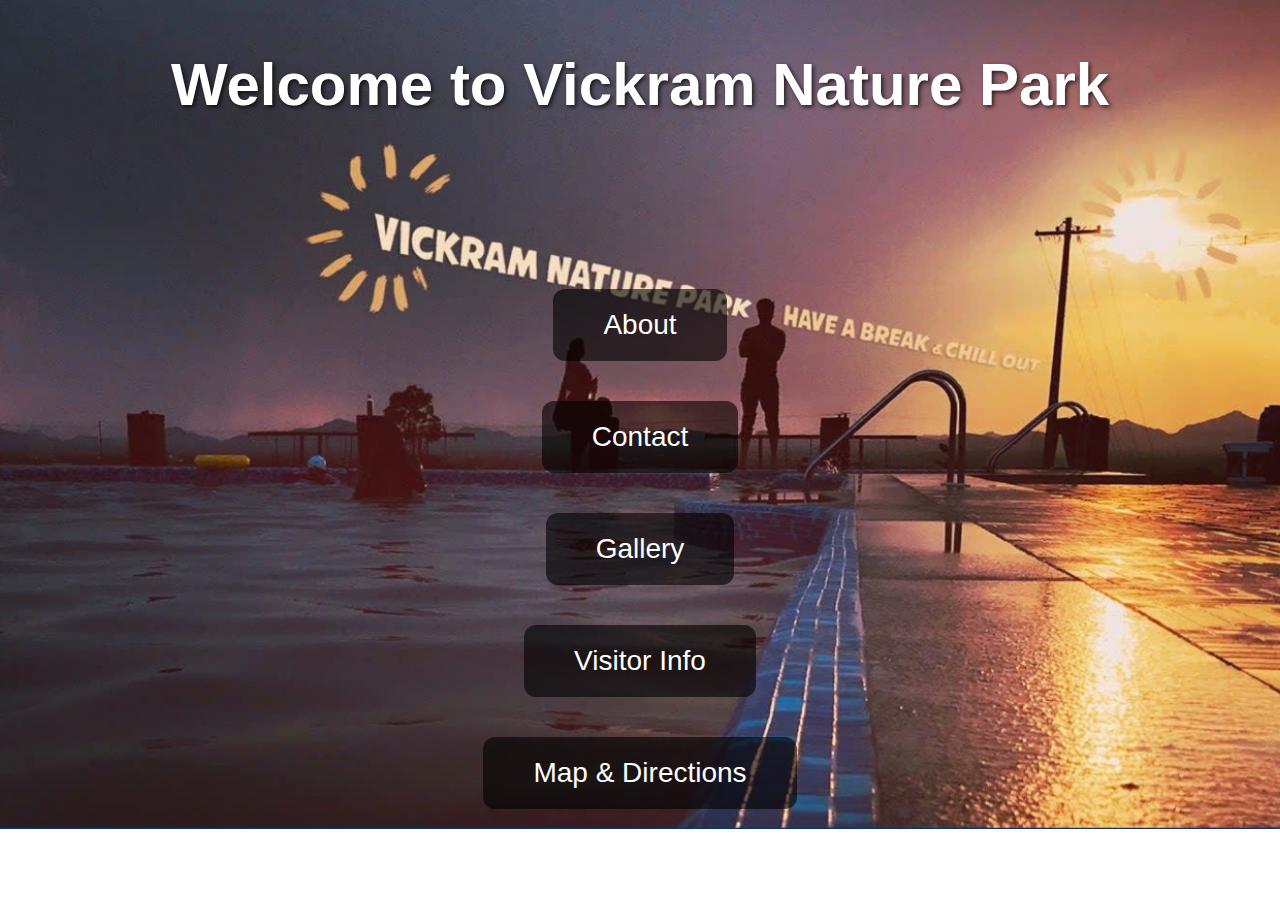
<file: index.html>
<!DOCTYPE html>
<html lang="en">
<head>
    <meta charset="UTF-8">
    <title>Vikram Park</title>
    <link rel="stylesheet" href="style.css">
</head>
<body class="index">
    <h1>Welcome to Vickram Nature Park</h1>
    <div class="buttonContainer">
        <a href="about.html">About</a>
        <a href="contact.html">Contact</a>
        <a href="gallery.html">Gallery</a>
        <a href="visitors.html">Visitor Info</a>
        <a href="map.html">Map & Directions</a>
    </div>
</body>
</html>
</file>
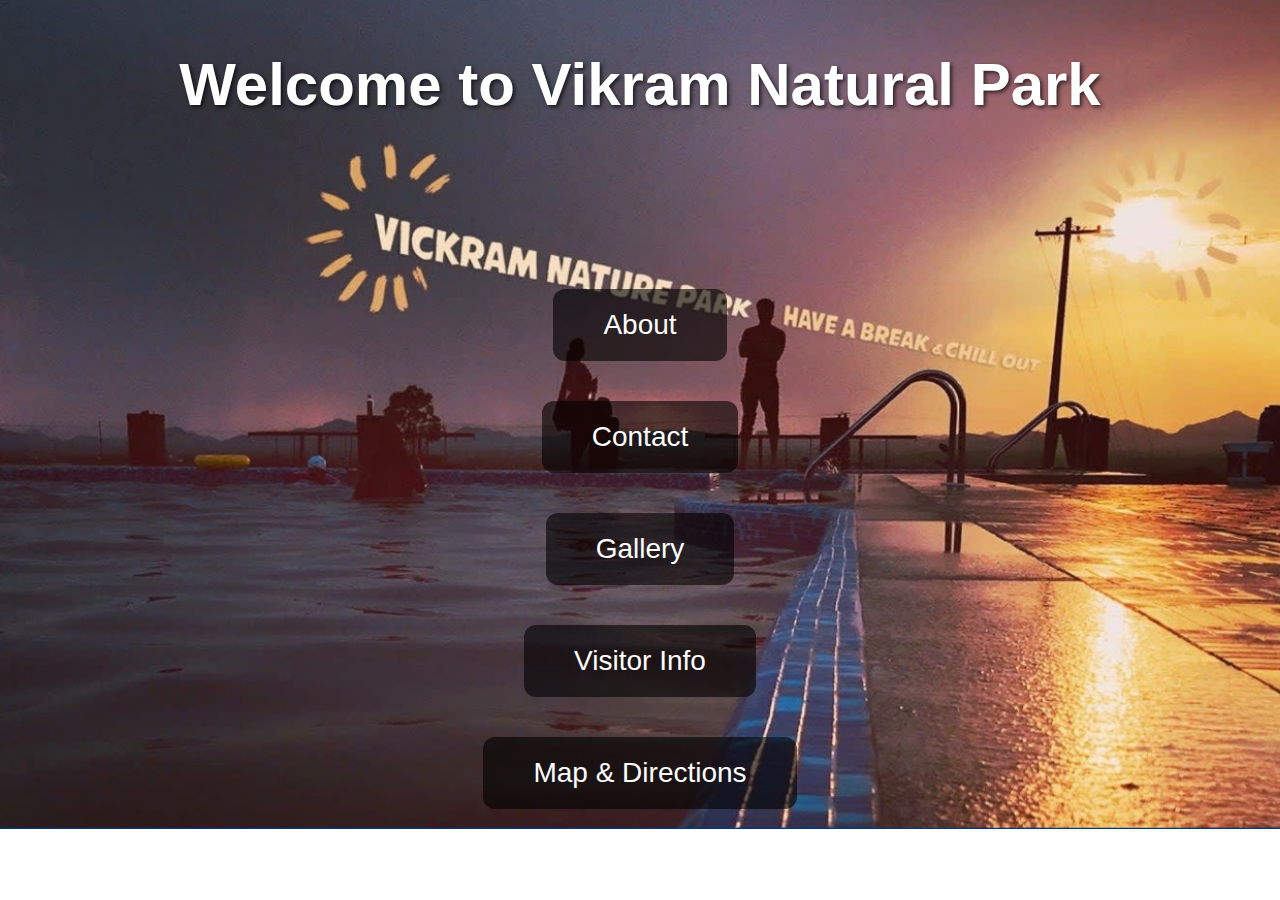
<file: main/index.html>
<!DOCTYPE html>
<html lang="en">
<head>
    <meta charset="UTF-8">
    <title>Vikram Park</title>
    <link rel="stylesheet" href="style.css">
</head>
<body class="index">
    <h1>Welcome to Vikram Natural Park</h1>
    <div class="buttonContainer">
        <a href="about.html">About</a>
        <a href="contact.html">Contact</a>
        <a href="gallery.html">Gallery</a>
        <a href="visitors.html">Visitor Info</a>
        <a href="map.html">Map & Directions</a>
    </div>
</body>
</html>
</file>
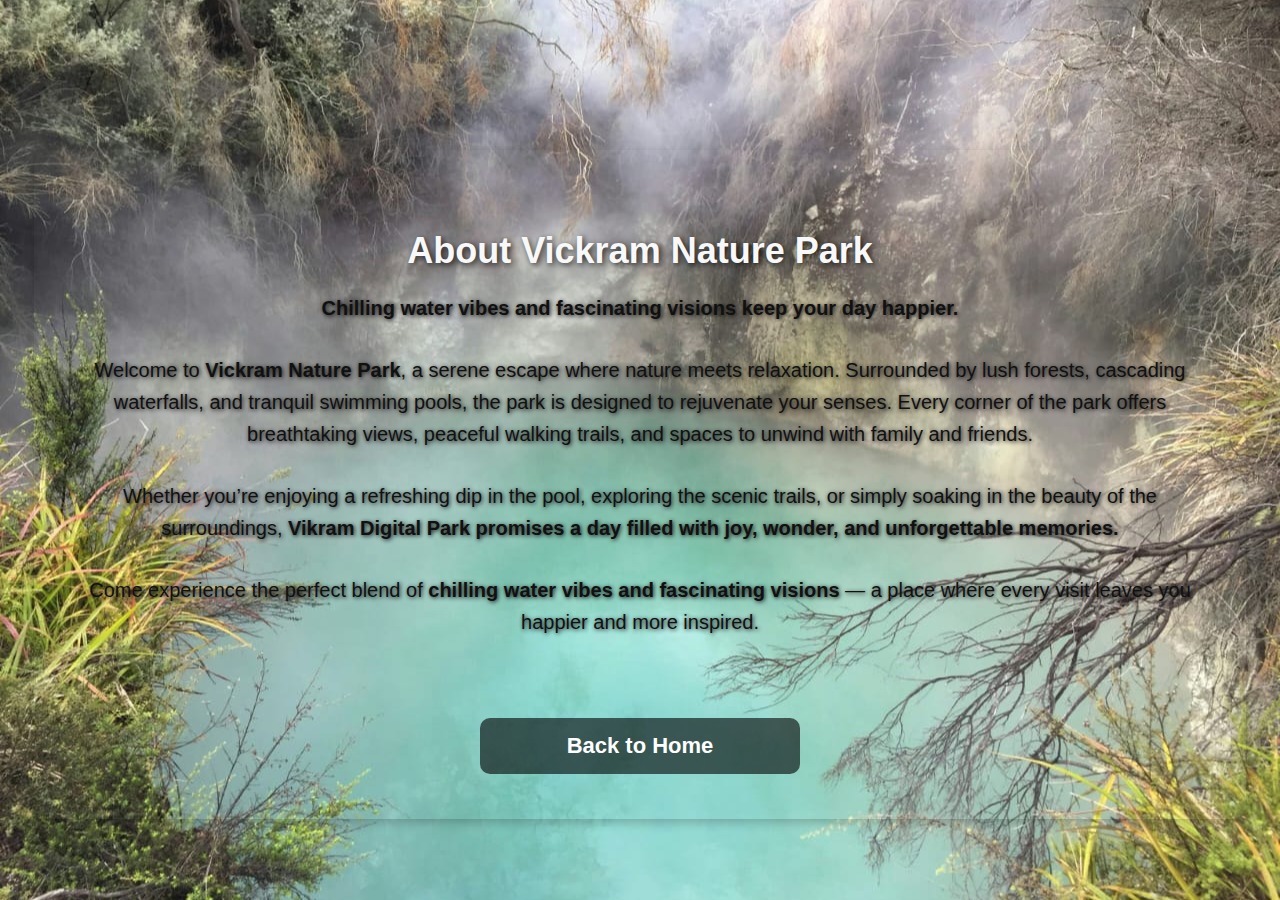
<file: about.html>
<!DOCTYPE html>
<html lang="en">
<head>
    <meta charset="UTF-8">
    <title>About Vickram Nature Park</title>
    <link rel="stylesheet" href="style.css">
</head>
<body class="about">
   <div class="content">
    <h1>About Vickram Nature Park</h1>
    <p><strong>Chilling water vibes and fascinating visions keep your day happier.</strong></p>
    <p>Welcome to <strong>Vickram Nature Park</strong>, a serene escape where nature meets relaxation. Surrounded by lush forests, cascading waterfalls, and tranquil swimming pools, the park is designed to rejuvenate your senses. Every corner of the park offers breathtaking views, peaceful walking trails, and spaces to unwind with family and friends.</p>
    <p>Whether you’re enjoying a refreshing dip in the pool, exploring the scenic trails, or simply soaking in the beauty of the surroundings, <strong>Vikram Digital Park promises a day filled with joy, wonder, and unforgettable memories.</strong></p>
    <p>Come experience the perfect blend of <strong>chilling water vibes and fascinating visions</strong> — a place where every visit leaves you happier and more inspired.</p>
    <a href="index.html" class="backButton">Back to Home</a>
</div>
</body>
</html>
</file>
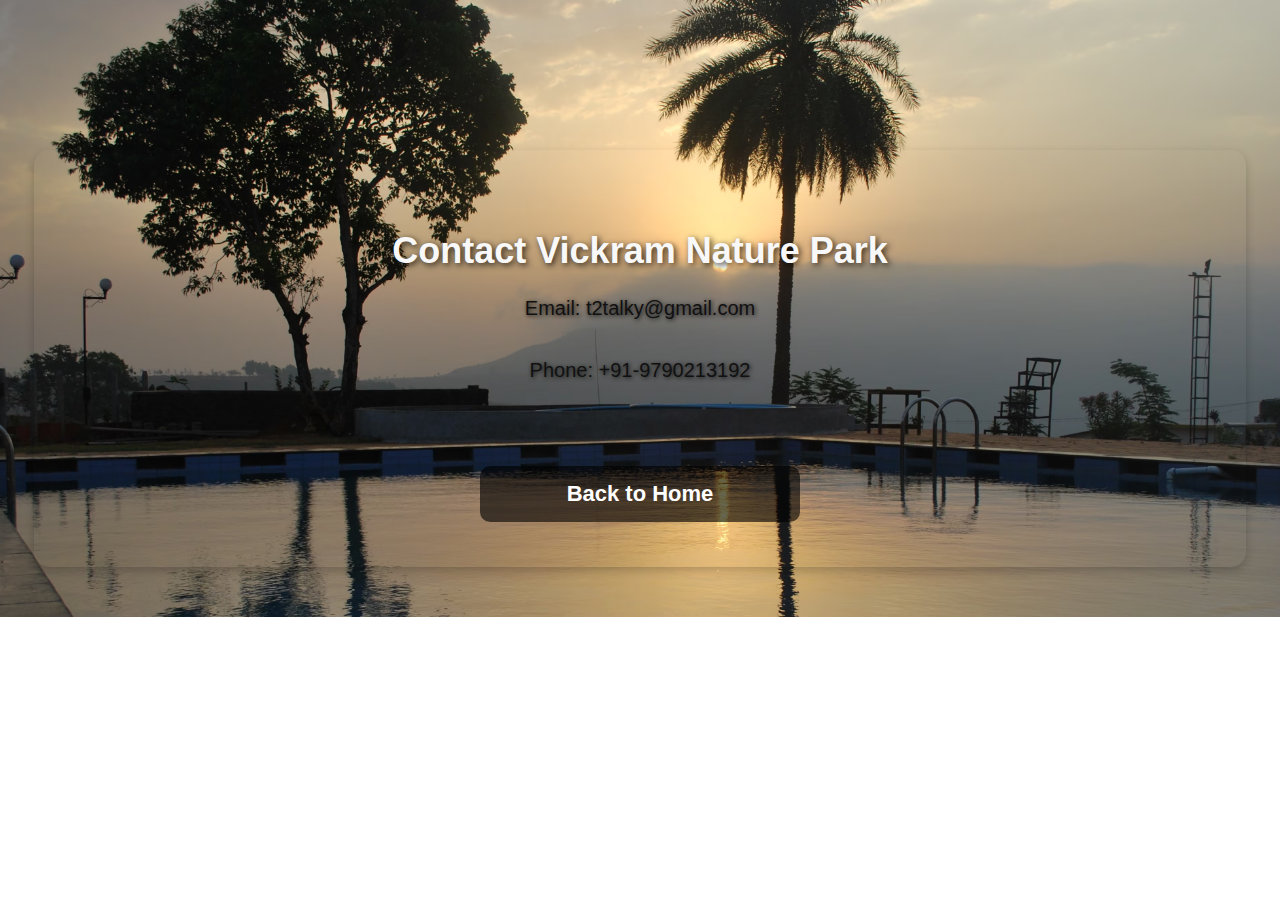
<file: contact.html>
<!DOCTYPE html>
<html lang="en">
<head>
    <meta charset="UTF-8">
    <title>Contact Vickram Nature Park</title>
    <link rel="stylesheet" href="style.css">
</head>
<body class="contact">
    <div class="content">
        <h1>Contact Vickram Nature Park</h1>
        <p>Email: t2talky@gmail.com</p>
        <p>Phone: +91-9790213192</p>
        
        <a href="index.html" class="backButton">Back to Home</a>
    </div>
</body>
</html>
</file>
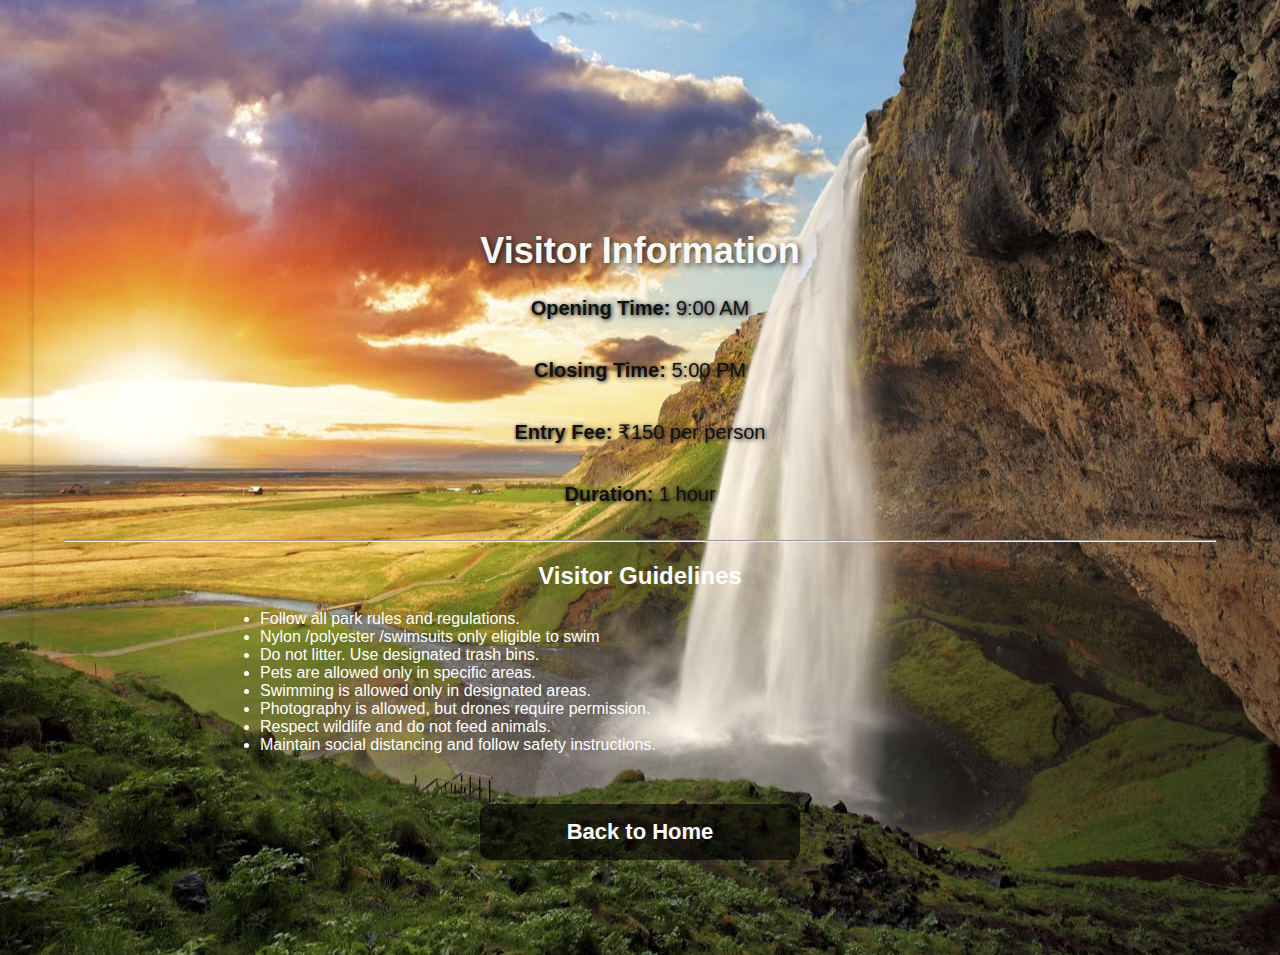
<file: visitors.html>
<!DOCTYPE html>
<html lang="en">
<head>
    <meta charset="UTF-8">
    <title>Visitor Info - Vikram Park</title>
    <link rel="stylesheet" href="style.css">
</head>
<body class="visitors">
   <div class="content">
    <h1>Visitor Information</h1>
    <p><strong>Opening Time:</strong> 9:00 AM</p>
    <p><strong>Closing Time:</strong> 5:00 PM</p>
    <p><strong>Entry Fee:</strong> ₹150 per person</p>
    <p><strong>Duration:</strong> 1 hour</p>
    <hr>
    <h2>Visitor Guidelines</h2>
    <ul style="text-align:left; max-width:800px; margin:0 auto;">
        <li>Follow all park rules and regulations.</li>
        <li>Nylon /polyester /swimsuits only eligible to swim</li>
        <li>Do not litter. Use designated trash bins.</li>
        <li>Pets are allowed only in specific areas.</li>
        <li>Swimming is allowed only in designated areas.</li>
        <li>Photography is allowed, but drones require permission.</li>
        <li>Respect wildlife and do not feed animals.</li>
        <li>Maintain social distancing and follow safety instructions.</li>
     </ul>
     <a href="index.html" class="backButton"> Back to Home</a>
    </div>
</body>
</html>
</file>
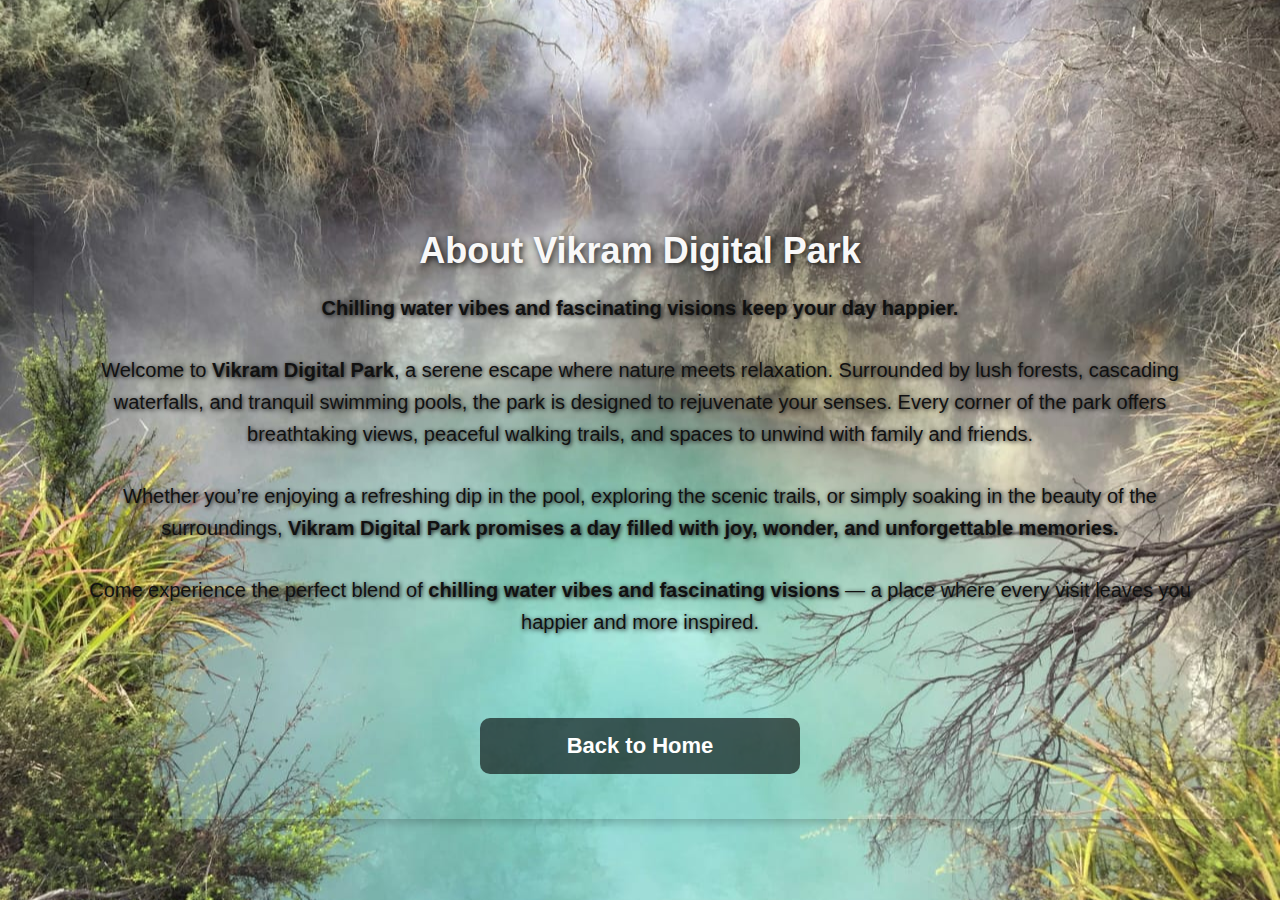
<file: main/about.html>
<!DOCTYPE html>
<html lang="en">
<head>
    <meta charset="UTF-8">
    <title>About Vikram Park</title>
    <link rel="stylesheet" href="style.css">
</head>
<body class="about">
   <div class="content">
    <h1>About Vikram Digital Park</h1>
    <p><strong>Chilling water vibes and fascinating visions keep your day happier.</strong></p>
    <p>Welcome to <strong>Vikram Digital Park</strong>, a serene escape where nature meets relaxation. Surrounded by lush forests, cascading waterfalls, and tranquil swimming pools, the park is designed to rejuvenate your senses. Every corner of the park offers breathtaking views, peaceful walking trails, and spaces to unwind with family and friends.</p>
    <p>Whether you’re enjoying a refreshing dip in the pool, exploring the scenic trails, or simply soaking in the beauty of the surroundings, <strong>Vikram Digital Park promises a day filled with joy, wonder, and unforgettable memories.</strong></p>
    <p>Come experience the perfect blend of <strong>chilling water vibes and fascinating visions</strong> — a place where every visit leaves you happier and more inspired.</p>
    <a href="index.html" class="backButton">Back to Home</a>
</div>
</body>
</html>
</file>
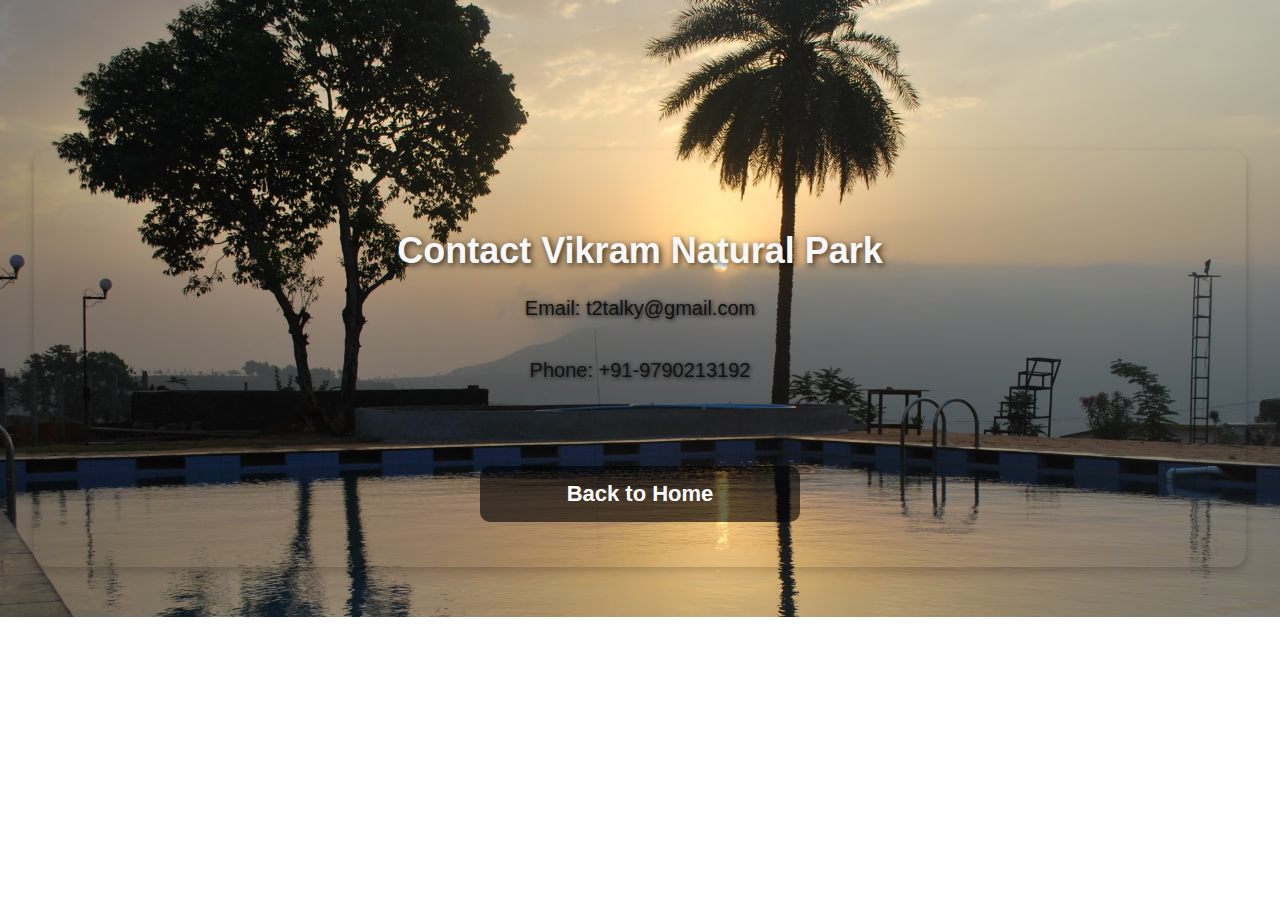
<file: main/contact.html>
<!DOCTYPE html>
<html lang="en">
<head>
    <meta charset="UTF-8">
    <title>Contact Vikram Park</title>
    <link rel="stylesheet" href="style.css">
</head>
<body class="contact">
    <div class="content">
        <h1>Contact Vikram Natural Park</h1>
        <p>Email: t2talky@gmail.com</p>
        <p>Phone: +91-9790213192</p>
        
        <a href="index.html" class="backButton">Back to Home</a>
    </div>
</body>
</html>
</file>
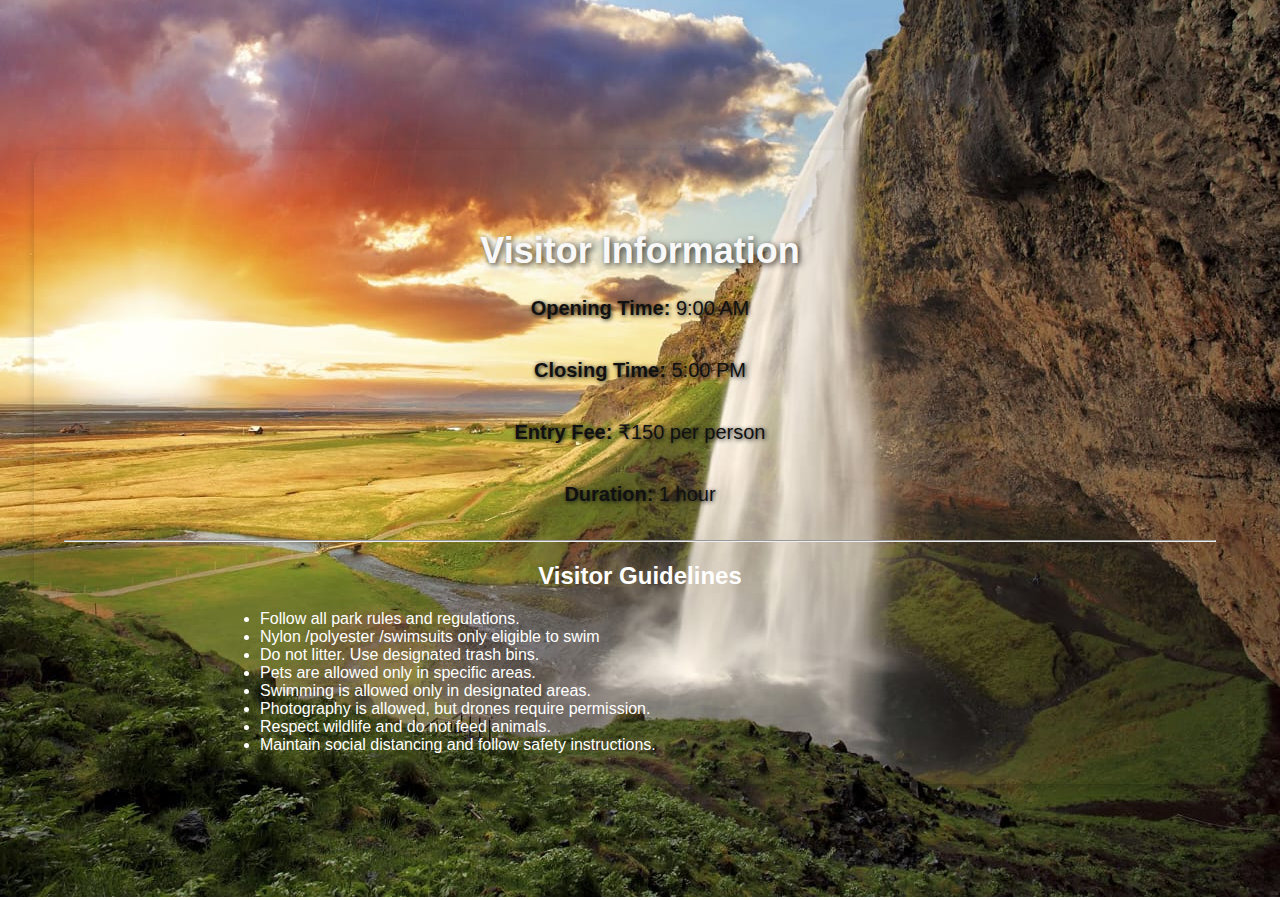
<file: main/visitors.html>
<!DOCTYPE html>
<html lang="en">
<head>
    <meta charset="UTF-8">
    <title>Visitor Info - Vikram Park</title>
    <link rel="stylesheet" href="style.css">
</head>
<body class="visitors">
   <div class="content">
    <h1>Visitor Information</h1>
    <p><strong>Opening Time:</strong> 9:00 AM</p>
    <p><strong>Closing Time:</strong> 5:00 PM</p>
    <p><strong>Entry Fee:</strong> ₹150 per person</p>
    <p><strong>Duration:</strong> 1 hour</p>
    <hr>
    <h2>Visitor Guidelines</h2>
    <ul style="text-align:left; max-width:800px; margin:0 auto;">
        <li>Follow all park rules and regulations.</li>
        <li>Nylon /polyester /swimsuits only eligible to swim</li>
        <li>Do not litter. Use designated trash bins.</li>
        <li>Pets are allowed only in specific areas.</li>
        <li>Swimming is allowed only in designated areas.</li>
        <li>Photography is allowed, but drones require permission.</li>
        <li>Respect wildlife and do not feed animals.</li>
        <li>Maintain social distancing and follow safety instructions.</li>
    </ul>
</div>
</body>
</html>
</file>
<file: style.css>
/* General styles for all pages */
body {
    margin: 0;
    padding: 0;
    font-family: Arial, sans-serif;
    color: white;
    text-align: center;
}

/* Headings */
h1 {
    font-size: 60px; /* Bigger heading */
    font-weight: bold;
    margin-top: 50px;
    text-shadow: 2px 2px 4px rgba(0,0,0,0.7); /* for visibility over background */
}

/* Paragraph content */
p {
    font-size: 22px; /* Slightly smaller than heading */
    margin: 20px;
    line-height: 1.6;
    text-shadow: 1px 1px 3px rgba(0,0,0,0.6); /* improves readability */
}

/* Home page */
body.index {
    background: url("../images/home.jpg") no-repeat center center;
    background-size: cover;
}

.index .buttonContainer {
    display: flex;
    flex-direction: column;  /* One by one vertically */
    align-items: center;
    margin-top: 150px;
}

.index .buttonContainer a {
    display: block;
    margin: 20px 0; /* More spacing */
    padding: 20px 50px; /* Bigger buttons */
    background: rgba(0,0,0,0.6);
    color: white;
    text-decoration: none;
    font-size: 28px; /* Bigger font */
    border-radius: 12px;
    transition: background 0.3s;
}

.index .buttonContainer a:hover {
    background: rgba(0,0,0,0.8);
}

/* About page */
body.about {
    background: url("../images/about1.jpg") no-repeat center center;
    background-size: cover;
}

body.about .content {
    margin-top: 150px;
}

/* Contact page */
body.contact {
    background: url("../images/contact.avif") no-repeat center center;
    background-size: cover;
}

body.contact .content {
    margin-top: 150px;
}

/* Gallery page */
body.gallery {
    background: url("../images/gallary.jpeg") no-repeat center center;
    background-size: cover;
}

body.gallery .content {
    margin-top: 100px;
}

body.gallery img {
    width: 200px;
    height: 150px;
    margin: 10px;
    border-radius: 10px;
}

/* Visitor info page */
body.visitors {
    background: url("../images/visitor.jpg") no-repeat center center;
    background-size: cover;
}

body.visitors .content {
    margin-top: 150px;
    padding: 30px;
}

/* Make the map page fill the entire screen */
body.map {
    margin: 0;
    padding: 0;
    height: 100vh; /* Full viewport height */
}

body.map iframe {
    width: 100%;   /* Full width */
    height: 100vh; /* Full height */
    border: 0;     /* Remove border */
}
/* ---------------------- */
body.home {
    background-image: url("../images/home.jpg");
}

body.about {
    background-image: url("../images/about1.jpg");
}
    body.contact {
    background-image: url("../images/contact.avif");
}

body.gallery {
    background-image: url("../images/gallary.jpeg");
}

body.visitor {
    background-image: url("../images/visitor.jpg");
}

body.map {
    background-image: url("../images/gallary.jpeg");
}

/* ---------------------- */
/* Common content box */
/* ---------------------- */
.content {
    width: 90%;
    max-width: 1200px;
    margin: 50px auto;
    text-align: center;
    padding: 30px;
    /* light overlay */
    border-radius: 15px;
    box-shadow: 0 4px 10px rgba(0,0,0,0.2);
}

/* ---------------------- */
/* Headings */
/* ---------------------- */
.content h1 {
    font-size: 36px;
    font-weight: bold;
    color: #f8f8f8;
    text-shadow: 2px 2px 6px 
    rgba(0,0,0,0.8);
    margin-bottom: 20px;
}

/* Paragraphs */
.content p {
    font-size: 20px;
    color: #111111;
    text-shadow: 1px 1px 4px;
    line-height: 1.6;
    margin-bottom: 30px;
}

/* ---------------------- */
/* General buttons (already in your code) */
button, .button, .backButton {
    display: block;
    width: 250px;
    padding: 15px 20px;
    margin: 15px auto;
    font-size: 18px;
    font-weight: bold;
    color: #fff;
    background-color: #2a6f2c; /* default color */
    border: none;
    border-radius: 8px;
    cursor: pointer;
    text-decoration: none;
    transition: 0.3s;
}

button:hover, .button:hover, .backButton:hover {
    background-color: #1f4d1c;
}

/* ---- Add your individual button colors BELOW this ---- */
.button.about {
    background-color: #2a6f2c; /* dark green */
    color: #fff;
}

.button.contact {
    background-color: #e67e22; /* warm orange */
    color: #fff;
}

.button.gallery {
    background-color: #1f4d8a; /* deep blue */
    color: #fff;
}
/* ---- End of individual button colors ---- */
/* ---------------------- */
/* Gallery image preview styling */
/* ---------------------- */
.gallery-images {
    display: flex;
    flex-wrap: wrap;
    justify-content: center;
    gap: 20px;
}

.gallery-images img {
    width: 250px;
    height: 180px;
    object-fit: cover;
    border-radius: 10px;
    box-shadow: 0 2px 8px rgba(0,0,0,0.2);
}

/* ---------------------- */
/* Upload input styling (Gallery) */
/* ---------------------- */
input[type="file"] {
    display: block;
    margin: 20px auto;
}

/* ---------------------- */
/* Responsive iframe for Map */
/* ---------------------- */
iframe {
    width: 100%;
    max-width: 100%;
    height: 450px;
    border: 0;
    border-radius: 10px;
    margin-bottom: 30px;
}

/* ---------------------- */
/* Mobile adjustments */
/* ---------------------- */
@media (max-width: 768px) {
    .content h1 {
        font-size: 28px;
    }

    .content p {
        font-size: 16px;
    }

    button, .button, .backButton {
        font-size: 16px;
        width: 200px;
        padding: 12px 15px;
    }

    iframe {
        height: 300px;
    }
}

body.map .content {
    margin-top: 100px;
}

/* Back button for all pages */
.backButton {
    display: inline-block;
    margin-top: 50px;
    padding: 15px 35px;
    background: rgba(0,0,0,0.6);
    color: white;
    text-decoration: none;
    font-size: 22px;
    border-radius: 10px;
}

.backButton:hover {
    background: rgba(0,0,0,0.8);
}
/* ----------------------
   Gallery preview grid
   ---------------------- */
.gallery-grid {
    display: grid;
    grid-template-columns: repeat(2, 1fr);
    gap: 10px;
    max-width: 500px;
    margin: 0 auto 30px;
}

.gallery-grid img,
.gallery-more img {
    width: 100%;
    height: 200px;
    object-fit: cover;
    border-radius: 10px;
    cursor: pointer;
    position: relative;
}

/* "+X more" overlay */
.gallery-more {
    position: relative;
    cursor: pointer;
}

.gallery-more .overlay-text {
    position: absolute;
    top: 0;
    left: 0;
    width: 100%;
    height: 100%;
    background: rgba(0,0,0,0.6);
    color: #fff;
    font-size: 36px;
    font-weight: bold;
    display: flex;
    justify-content: center;
    align-items: center;
    border-radius: 10px;
}

/* Zoom popup */
#popup {
    display: none;
    position: fixed;
    z-index: 10000;
    top: 0; left: 0;
    width: 100%; height: 100%;
    background: rgba(0,0,0,0.85);
    justify-content: center;
    align-items: center;
}

#popup img {
    max-width: 90%;
    max-height: 90%;
    border-radius: 10px;
}

/* Full gallery modal */
#fullGalleryModal {
    display: none;
    position: fixed;
    z-index: 10001;
    top: 0; left: 0;
    width: 100%; height: 100%;
    background: rgba(0,0,0,0.9);
    overflow-y: auto;
}

#fullGalleryModal .modal-content {
    position: relative;
    padding: 40px 20px;
}

#closeModal {
    position: absolute;
    top: 20px; right: 30px;
    font-size: 40px;
    font-weight: bold;
    color: #fff;
    cursor: pointer;
}

#fullGalleryModal .gallery-images {
    display: flex;
    flex-wrap: wrap;
    justify-content: center;
    gap: 20px;
    margin-top: 20px;
}

#fullGalleryModal .gallery-images img {
    width: 200px;
    height: 150px;
    object-fit: cover;
    border-radius: 10px;
    cursor: pointer;
}
/* ----------------------
   Gallery preview grid
   ---------------------- */
.gallery-grid {
    display: grid;
    grid-template-columns: repeat(2, 1fr);
    gap: 10px;
    max-width: 500px;
    margin: 0 auto 30px;
}

.gallery-grid img,
.gallery-more img {
    width: 100%;
    height: 200px;
    object-fit: cover;
    border-radius: 10px;
    cursor: pointer;
    position: relative;
}

/* "+X more" overlay */
.gallery-more {
    position: relative;
    cursor: pointer;
}

.gallery-more .overlay-text {
    position: absolute;
    top: 0;
    left: 0;
    width: 100%;
    height: 100%;
    background: rgba(0,0,0,0.6);
    color: #fff;
    font-size: 36px;
    font-weight: bold;
    display: flex;
    justify-content: center;
    align-items: center;
    border-radius: 10px;
}

/* Fullscreen lightbox popup */
#popup {
    display: none;
    position: fixed;
    z-index: 10000;
    top: 0; left: 0;
    width: 100%; height: 100%;
    background: rgba(0,0,0,0.95);
    justify-content: center;
    align-items: center;
    cursor: zoom-out;
}

#popup img {
    width: auto;
    height: auto;
    max-width: 95vw;
    max-height: 95vh;
    box-shadow: 0 0 20px rgba(0,0,0,0.5);
    border-radius: 5px;
}

/* Full gallery modal */
#fullGalleryModal {
    display: none;
    position: fixed;
    z-index: 10001;
    top: 0; left: 0;
    width: 100%; height: 100%;
    background: rgba(0,0,0,0.9);
    overflow-y: auto;
}

#fullGalleryModal .modal-content {
    position: relative;
    padding: 40px 20px;
}

#closeModal {
    position: absolute;
    top: 20px; right: 30px;
    font-size: 40px;
    font-weight: bold;
    color: #fff;
    cursor: pointer;
}

#fullGalleryModal .gallery-images {
    display: flex;
    flex-wrap: wrap;
    justify-content: center;
    gap: 20px;
    margin-top: 20px;
}

#fullGalleryModal .gallery-images img {
    width: 200px;
    height: 150px;
    object-fit: cover;
    border-radius: 10px;
    cursor: pointer;
}

/* ----------------------
   Responsive adjustments
   ---------------------- */
@media (max-width: 768px) {
    .gallery-grid {
        grid-template-columns: 1fr 1fr; /* 2 columns for tablets/phones */
        max-width: 100%;
    }
    #fullGalleryModal .gallery-images img {
        width: 45%; /* 2 images per row on mobile */
        height: auto;
    }
}

@media (max-width: 480px) {
    .gallery-grid {
        grid-template-columns: 1fr; /* single column on small phones */
    }
    #fullGalleryModal .gallery-images img {
        width: 90%;
        height: auto;
    }
}
/* Fullscreen lightbox with arrows */
#popup {
    display: none;
    position: fixed;
    top:0; left:0;
    width:100%; height:100%;
    background: rgba(0,0,0,0.95);
    justify-content: center;
    align-items: center;
    cursor: zoom-out;
    z-index:10000;
}

#popupImg {
    max-width: 95vw;
    max-height: 95vh;
    object-fit: contain;
    border-radius: 5px;
    box-shadow:0 0 20px rgba(0,0,0,0.5);
}

#prevBtn, #nextBtn {
    position: absolute;
    top:50%;
    font-size:50px;
    color:white;
    padding:10px;
    cursor:pointer;
    user-select:none;
    transform: translateY(-50%);
    background: rgba(0,0,0,0.3);
    border-radius:50%;
}

#prevBtn { left:20px; }
#nextBtn { right:20px; }

#prevBtn:hover, #nextBtn:hover {
    background: rgba(0,0,0,0.6);
}
</file>
<file: main/style.css>
/* General styles for all pages */
body {
    margin: 0;
    padding: 0;
    font-family: Arial, sans-serif;
    color: white;
    text-align: center;
}

/* Headings */
h1 {
    font-size: 60px; /* Bigger heading */
    font-weight: bold;
    margin-top: 50px;
    text-shadow: 2px 2px 4px rgba(0,0,0,0.7); /* for visibility over background */
}

/* Paragraph content */
p {
    font-size: 22px; /* Slightly smaller than heading */
    margin: 20px;
    line-height: 1.6;
    text-shadow: 1px 1px 3px rgba(0,0,0,0.6); /* improves readability */
}

/* Home page */
body.index {
    background: url("../images/background/home.jpg") no-repeat center center;
    background-size: cover;
}

.index .buttonContainer {
    display: flex;
    flex-direction: column;  /* One by one vertically */
    align-items: center;
    margin-top: 150px;
}

.index .buttonContainer a {
    display: block;
    margin: 20px 0; /* More spacing */
    padding: 20px 50px; /* Bigger buttons */
    background: rgba(0,0,0,0.6);
    color: white;
    text-decoration: none;
    font-size: 28px; /* Bigger font */
    border-radius: 12px;
    transition: background 0.3s;
}

.index .buttonContainer a:hover {
    background: rgba(0,0,0,0.8);
}

/* About page */
body.about {
    background: url("../images/background/about1.jpg") no-repeat center center;
    background-size: cover;
}

body.about .content {
    margin-top: 150px;
}

/* Contact page */
body.contact {
    background: url("../images/background/contact.avif") no-repeat center center;
    background-size: cover;
}

body.contact .content {
    margin-top: 150px;
}

/* Gallery page */
body.gallery {
    background: url("../images/background/gallary.jpeg") no-repeat center center;
    background-size: cover;
}

body.gallery .content {
    margin-top: 100px;
}

body.gallery img {
    width: 200px;
    height: 150px;
    margin: 10px;
    border-radius: 10px;
}

/* Visitor info page */
body.visitors {
    background: url("../images/background/visitor.jpg") no-repeat center center;
    background-size: cover;
}

body.visitors .content {
    margin-top: 150px;
    padding: 30px;
}

/* Make the map page fill the entire screen */
body.map {
    margin: 0;
    padding: 0;
    height: 100vh; /* Full viewport height */
}

body.map iframe {
    width: 100%;   /* Full width */
    height: 100vh; /* Full height */
    border: 0;     /* Remove border */
}
/* ---------------------- */
body.home {
    background-image: url("../images/background/forest.jpg");
}

body.about {
    background-image: url("../images/background/about1.jpg");
}

body.contact {
    background-image: url("../images/background/contact.avif");
}

body.gallery {
    background-image: url("../images/background/gallary.jpeg");
}

body.visitor {
    background-image: url("../images/background/visitor.jpg");
}

body.map {
    background-image: url("../images/background/river.jpg");
}

/* ---------------------- */
/* Common content box */
/* ---------------------- */
.content {
    width: 90%;
    max-width: 1200px;
    margin: 50px auto;
    text-align: center;
    padding: 30px;
    /* light overlay */
    border-radius: 15px;
    box-shadow: 0 4px 10px rgba(0,0,0,0.2);
}

/* ---------------------- */
/* Headings */
/* ---------------------- */
.content h1 {
    font-size: 36px;
    font-weight: bold;
    color: #f8f8f8;
    text-shadow: 2px 2px 6px 
    rgba(0,0,0,0.8);
    margin-bottom: 20px;
}

/* Paragraphs */
.content p {
    font-size: 20px;
    color: #111111;
    text-shadow: 1px 1px 4px;
    line-height: 1.6;
    margin-bottom: 30px;
}

/* ---------------------- */
/* General buttons (already in your code) */
button, .button, .backButton {
    display: block;
    width: 250px;
    padding: 15px 20px;
    margin: 15px auto;
    font-size: 18px;
    font-weight: bold;
    color: #fff;
    background-color: #2a6f2c; /* default color */
    border: none;
    border-radius: 8px;
    cursor: pointer;
    text-decoration: none;
    transition: 0.3s;
}

button:hover, .button:hover, .backButton:hover {
    background-color: #1f4d1c;
}

/* ---- Add your individual button colors BELOW this ---- */
.button.about {
    background-color: #2a6f2c; /* dark green */
    color: #fff;
}

.button.contact {
    background-color: #e67e22; /* warm orange */
    color: #fff;
}

.button.gallery {
    background-color: #1f4d8a; /* deep blue */
    color: #fff;
}
/* ---- End of individual button colors ---- */
/* ---------------------- */
/* Gallery image preview styling */
/* ---------------------- */
.gallery-images {
    display: flex;
    flex-wrap: wrap;
    justify-content: center;
    gap: 20px;
}

.gallery-images img {
    width: 250px;
    height: 180px;
    object-fit: cover;
    border-radius: 10px;
    box-shadow: 0 2px 8px rgba(0,0,0,0.2);
}

/* ---------------------- */
/* Upload input styling (Gallery) */
/* ---------------------- */
input[type="file"] {
    display: block;
    margin: 20px auto;
}

/* ---------------------- */
/* Responsive iframe for Map */
/* ---------------------- */
iframe {
    width: 100%;
    max-width: 100%;
    height: 450px;
    border: 0;
    border-radius: 10px;
    margin-bottom: 30px;
}

/* ---------------------- */
/* Mobile adjustments */
/* ---------------------- */
@media (max-width: 768px) {
    .content h1 {
        font-size: 28px;
    }

    .content p {
        font-size: 16px;
    }

    button, .button, .backButton {
        font-size: 16px;
        width: 200px;
        padding: 12px 15px;
    }

    iframe {
        height: 300px;
    }
}

body.map .content {
    margin-top: 100px;
}

/* Back button for all pages */
.backButton {
    display: inline-block;
    margin-top: 50px;
    padding: 15px 35px;
    background: rgba(0,0,0,0.6);
    color: white;
    text-decoration: none;
    font-size: 22px;
    border-radius: 10px;
}

.backButton:hover {
    background: rgba(0,0,0,0.8);
}
/* ----------------------
   Gallery preview grid
   ---------------------- */
.gallery-grid {
    display: grid;
    grid-template-columns: repeat(2, 1fr);
    gap: 10px;
    max-width: 500px;
    margin: 0 auto 30px;
}

.gallery-grid img,
.gallery-more img {
    width: 100%;
    height: 200px;
    object-fit: cover;
    border-radius: 10px;
    cursor: pointer;
    position: relative;
}

/* "+X more" overlay */
.gallery-more {
    position: relative;
    cursor: pointer;
}

.gallery-more .overlay-text {
    position: absolute;
    top: 0;
    left: 0;
    width: 100%;
    height: 100%;
    background: rgba(0,0,0,0.6);
    color: #fff;
    font-size: 36px;
    font-weight: bold;
    display: flex;
    justify-content: center;
    align-items: center;
    border-radius: 10px;
}

/* Zoom popup */
#popup {
    display: none;
    position: fixed;
    z-index: 10000;
    top: 0; left: 0;
    width: 100%; height: 100%;
    background: rgba(0,0,0,0.85);
    justify-content: center;
    align-items: center;
}

#popup img {
    max-width: 90%;
    max-height: 90%;
    border-radius: 10px;
}

/* Full gallery modal */
#fullGalleryModal {
    display: none;
    position: fixed;
    z-index: 10001;
    top: 0; left: 0;
    width: 100%; height: 100%;
    background: rgba(0,0,0,0.9);
    overflow-y: auto;
}

#fullGalleryModal .modal-content {
    position: relative;
    padding: 40px 20px;
}

#closeModal {
    position: absolute;
    top: 20px; right: 30px;
    font-size: 40px;
    font-weight: bold;
    color: #fff;
    cursor: pointer;
}

#fullGalleryModal .gallery-images {
    display: flex;
    flex-wrap: wrap;
    justify-content: center;
    gap: 20px;
    margin-top: 20px;
}

#fullGalleryModal .gallery-images img {
    width: 200px;
    height: 150px;
    object-fit: cover;
    border-radius: 10px;
    cursor: pointer;
}
/* ----------------------
   Gallery preview grid
   ---------------------- */
.gallery-grid {
    display: grid;
    grid-template-columns: repeat(2, 1fr);
    gap: 10px;
    max-width: 500px;
    margin: 0 auto 30px;
}

.gallery-grid img,
.gallery-more img {
    width: 100%;
    height: 200px;
    object-fit: cover;
    border-radius: 10px;
    cursor: pointer;
    position: relative;
}

/* "+X more" overlay */
.gallery-more {
    position: relative;
    cursor: pointer;
}

.gallery-more .overlay-text {
    position: absolute;
    top: 0;
    left: 0;
    width: 100%;
    height: 100%;
    background: rgba(0,0,0,0.6);
    color: #fff;
    font-size: 36px;
    font-weight: bold;
    display: flex;
    justify-content: center;
    align-items: center;
    border-radius: 10px;
}

/* Fullscreen lightbox popup */
#popup {
    display: none;
    position: fixed;
    z-index: 10000;
    top: 0; left: 0;
    width: 100%; height: 100%;
    background: rgba(0,0,0,0.95);
    justify-content: center;
    align-items: center;
    cursor: zoom-out;
}

#popup img {
    width: auto;
    height: auto;
    max-width: 95vw;
    max-height: 95vh;
    box-shadow: 0 0 20px rgba(0,0,0,0.5);
    border-radius: 5px;
}

/* Full gallery modal */
#fullGalleryModal {
    display: none;
    position: fixed;
    z-index: 10001;
    top: 0; left: 0;
    width: 100%; height: 100%;
    background: rgba(0,0,0,0.9);
    overflow-y: auto;
}

#fullGalleryModal .modal-content {
    position: relative;
    padding: 40px 20px;
}

#closeModal {
    position: absolute;
    top: 20px; right: 30px;
    font-size: 40px;
    font-weight: bold;
    color: #fff;
    cursor: pointer;
}

#fullGalleryModal .gallery-images {
    display: flex;
    flex-wrap: wrap;
    justify-content: center;
    gap: 20px;
    margin-top: 20px;
}

#fullGalleryModal .gallery-images img {
    width: 200px;
    height: 150px;
    object-fit: cover;
    border-radius: 10px;
    cursor: pointer;
}

/* ----------------------
   Responsive adjustments
   ---------------------- */
@media (max-width: 768px) {
    .gallery-grid {
        grid-template-columns: 1fr 1fr; /* 2 columns for tablets/phones */
        max-width: 100%;
    }
    #fullGalleryModal .gallery-images img {
        width: 45%; /* 2 images per row on mobile */
        height: auto;
    }
}

@media (max-width: 480px) {
    .gallery-grid {
        grid-template-columns: 1fr; /* single column on small phones */
    }
    #fullGalleryModal .gallery-images img {
        width: 90%;
        height: auto;
    }
}
/* Fullscreen lightbox with arrows */
#popup {
    display: none;
    position: fixed;
    top:0; left:0;
    width:100%; height:100%;
    background: rgba(0,0,0,0.95);
    justify-content: center;
    align-items: center;
    cursor: zoom-out;
    z-index:10000;
}

#popupImg {
    max-width: 95vw;
    max-height: 95vh;
    object-fit: contain;
    border-radius: 5px;
    box-shadow:0 0 20px rgba(0,0,0,0.5);
}

#prevBtn, #nextBtn {
    position: absolute;
    top:50%;
    font-size:50px;
    color:white;
    padding:10px;
    cursor:pointer;
    user-select:none;
    transform: translateY(-50%);
    background: rgba(0,0,0,0.3);
    border-radius:50%;
}

#prevBtn { left:20px; }
#nextBtn { right:20px; }

#prevBtn:hover, #nextBtn:hover {
    background: rgba(0,0,0,0.6);
}
</file>
